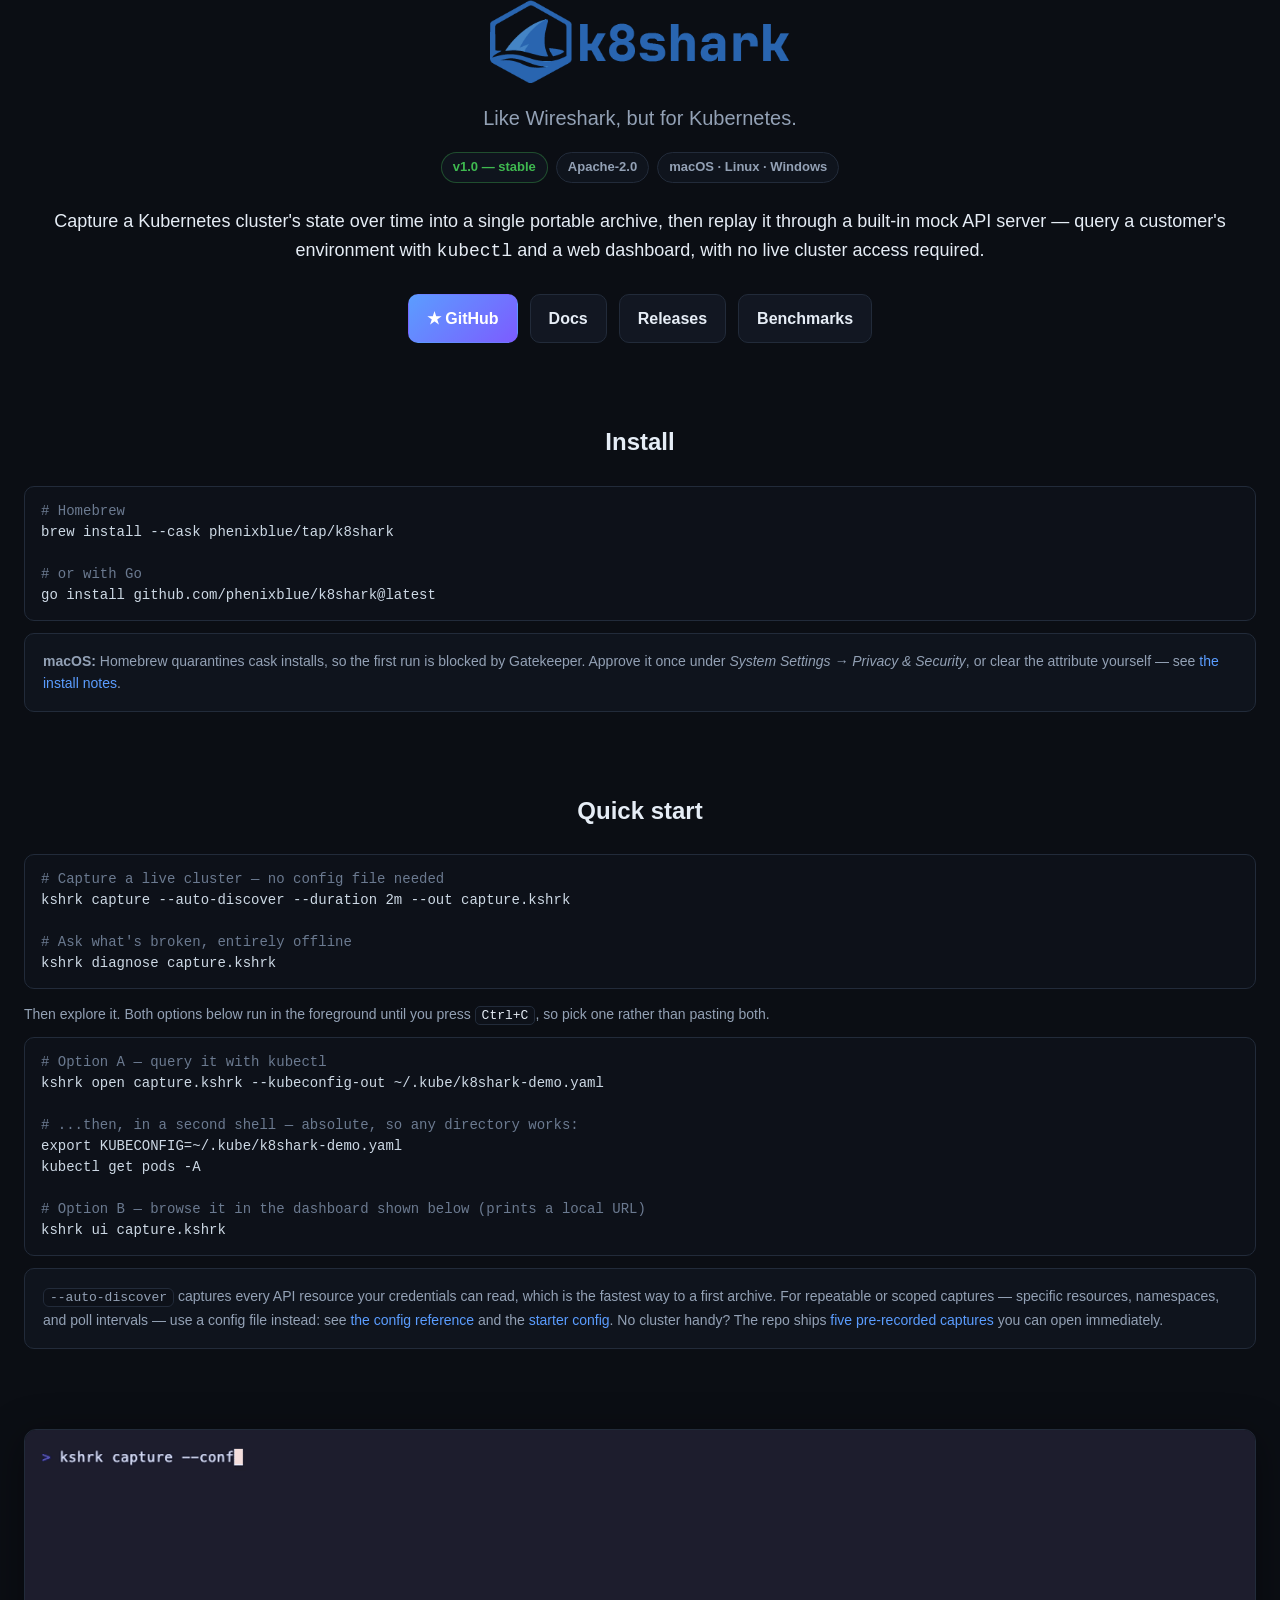
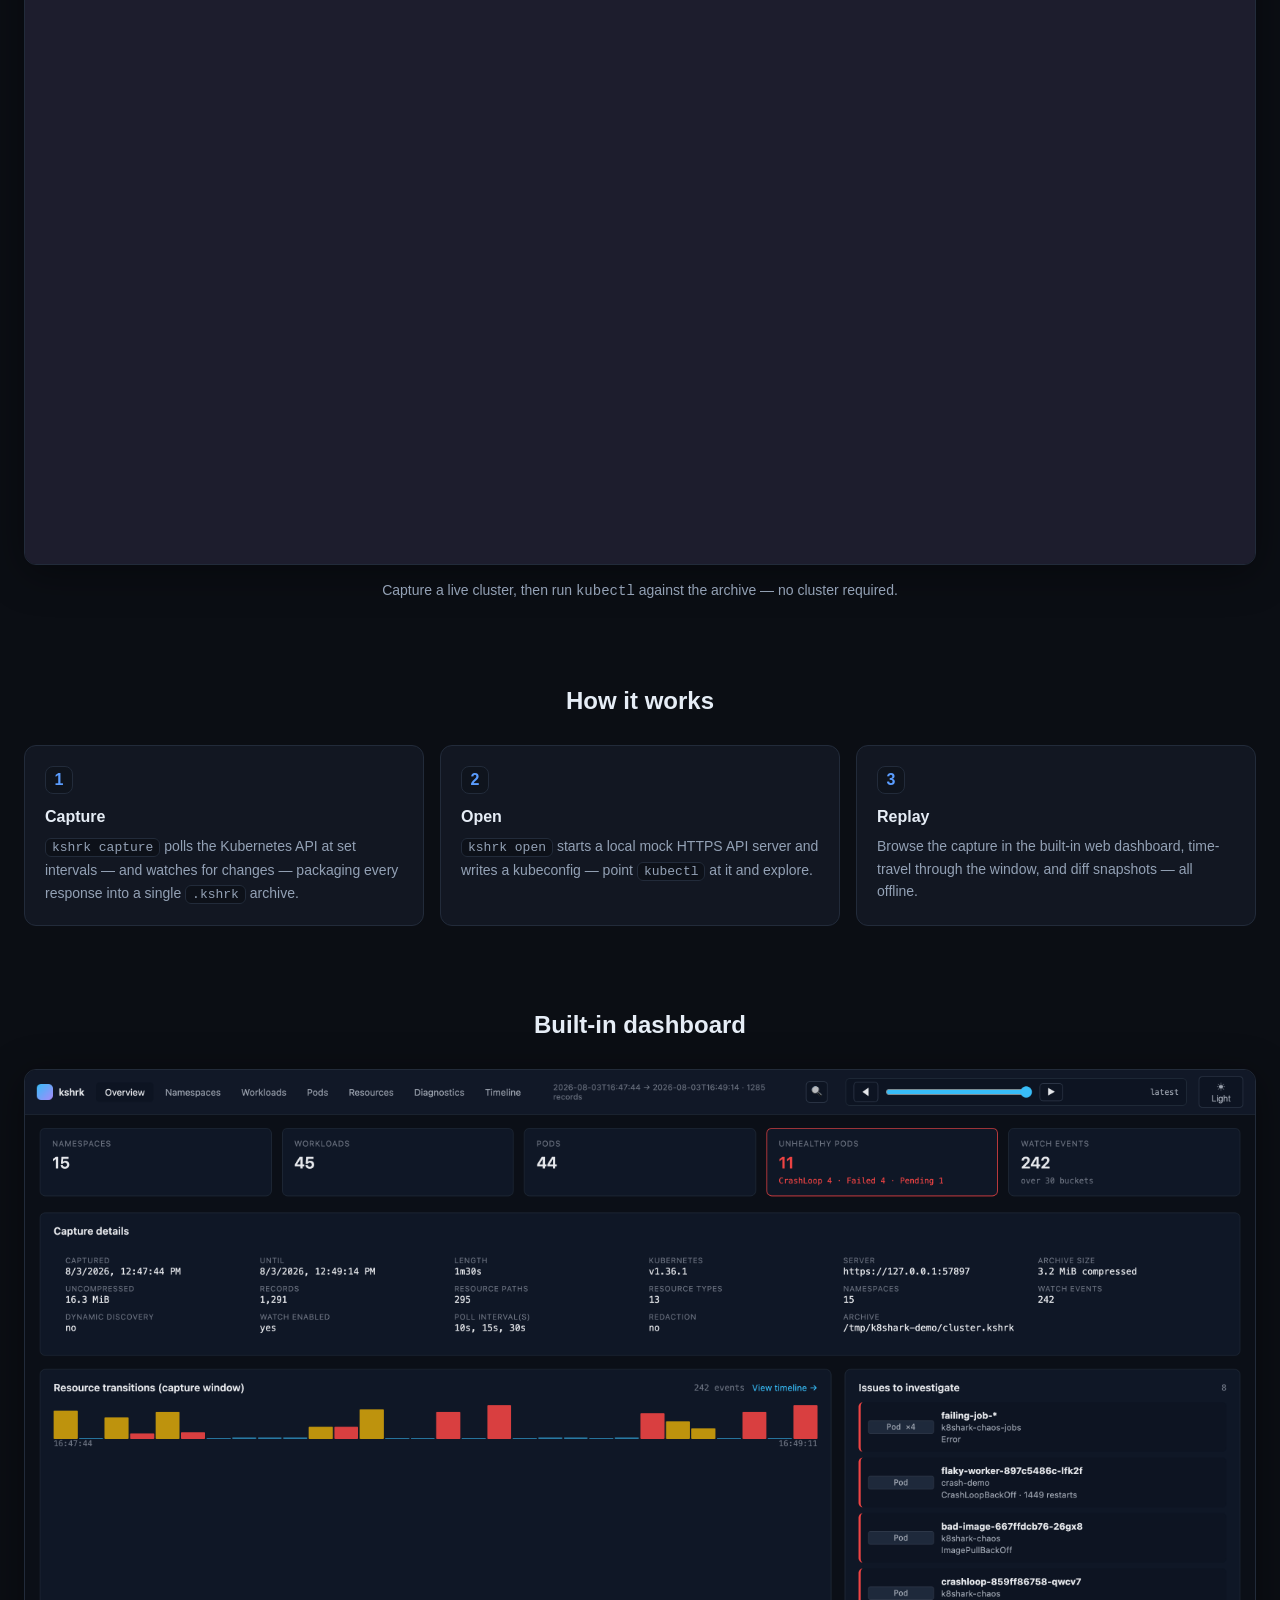
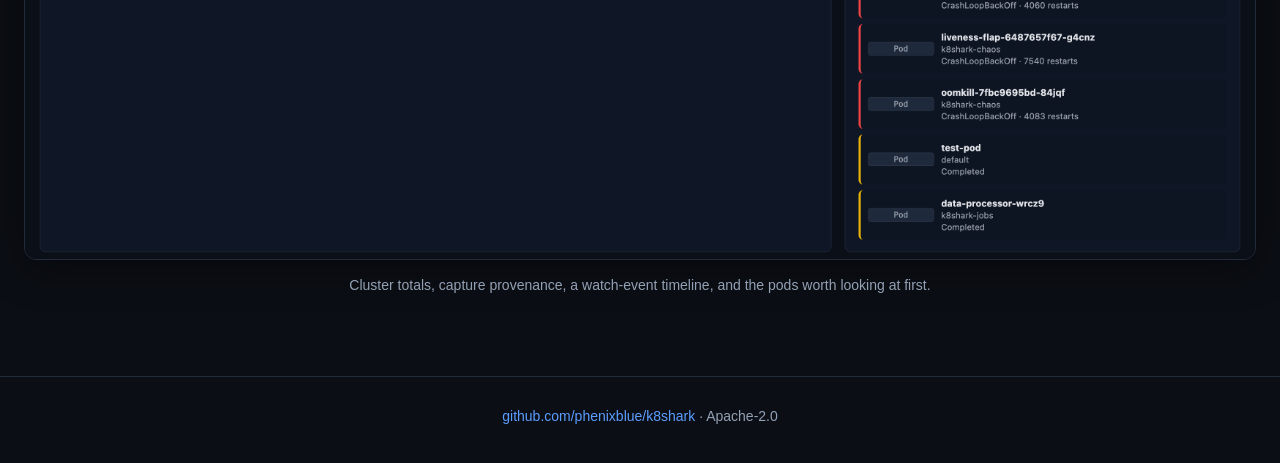
<file: index.html>
<!doctype html>
<html lang="en">
<head>
<meta charset="utf-8">
<meta name="viewport" content="width=device-width, initial-scale=1">
<!-- Google tag (gtag.js) -->
<script async src="https://www.googletagmanager.com/gtag/js?id=G-9DW66SR1MF"></script>
<script>
  window.dataLayer = window.dataLayer || [];
  function gtag(){dataLayer.push(arguments);}
  gtag('js', new Date());
  gtag('config', 'G-9DW66SR1MF');
</script>
<title>k8shark — Like Wireshark, but for Kubernetes</title>
<meta name="description" content="Capture a Kubernetes cluster's state to a portable archive and replay it through a mock API server — use kubectl against a customer's environment without live cluster access.">
<meta property="og:title" content="k8shark — Like Wireshark, but for Kubernetes">
<meta property="og:description" content="Capture Kubernetes cluster state to a portable archive and replay it through a mock API server.">
<meta property="og:image" content="https://k8shark.io/dashboard.png">
<meta property="og:url" content="https://k8shark.io/">
<meta name="twitter:card" content="summary_large_image">
<link rel="icon" type="image/png" href="logo.png">
<style>
  :root{
    --bg:#0b0e14; --panel:#121722; --panel-2:#0f141d; --border:#222b3a;
    --text:#e6edf6; --muted:#93a1b5; --accent:#5b9dff; --accent-2:#7c5cff;
    --code-bg:#0d1119; --ok:#3fb950;
  }
  *{box-sizing:border-box}
  html{scroll-behavior:smooth}
  body{
    margin:0; background:var(--bg); color:var(--text);
    font:16px/1.6 -apple-system,BlinkMacSystemFont,"Segoe UI",Roboto,Helvetica,Arial,sans-serif;
    -webkit-font-smoothing:antialiased;
  }
  a{color:var(--accent); text-decoration:none}
  a:hover{text-decoration:underline}
  /* One column width for every section, so all of them scale together as the
     window resizes. A narrower column for prose and a wider one for the media
     meant the gif and screenshot resized with the viewport while the text
     blocks stayed pinned, which read as a bug.

     1320px is set by the media rather than the prose: minus 48px of padding
     that's a 1272px content box, so demo.gif (1440px wide, recorded at
     FontSize 16) renders at ~14.1px apparent — legible, where the old 860px
     column squeezed it to ~8.8px. */
  .wrap{max-width:1320px; margin-left:auto; margin-right:auto; padding:0 24px}
  header{padding:72px 0 0; text-align:center}
  header img.logo{width:300px; max-width:80%; height:auto}
  .tagline{color:var(--muted); font-size:20px; margin:12px 0 0}
  .badges{display:flex; gap:8px; justify-content:center; flex-wrap:wrap; margin:18px 0 0}
  .badge{
    display:inline-flex; align-items:center; gap:6px; padding:4px 11px; border-radius:999px;
    border:1px solid var(--border); background:var(--panel-2); color:var(--muted);
    font-size:13px; font-weight:600;
  }
  .badge.stable{color:var(--ok); border-color:rgba(63,185,80,.35)}
  .lede{margin:24px 0 0; text-align:center; font-size:18px; color:var(--text)}
  .cta{display:flex; gap:12px; justify-content:center; flex-wrap:wrap; margin:28px 0 0}
  .btn{
    display:inline-flex; align-items:center; gap:8px; padding:11px 18px; border-radius:10px;
    border:1px solid var(--border); background:var(--panel); color:var(--text); font-weight:600;
  }
  .btn:hover{text-decoration:none; border-color:var(--accent); color:#fff}
  .btn.primary{background:linear-gradient(135deg,var(--accent),var(--accent-2)); border-color:transparent; color:#fff}
  pre{
    background:var(--code-bg); border:1px solid var(--border); border-radius:10px;
    padding:14px 16px; overflow:auto; margin:0 0 12px;
    font:14px/1.5 ui-monospace,SFMono-Regular,Menlo,Consolas,monospace; color:#cdd9e5;
  }
  pre .c{color:#6b7a90}
  pre .p{color:var(--accent)}
  pre:last-child{margin-bottom:0}
  section{margin-top:80px}
  h2{font-size:24px; margin:0 0 24px; text-align:center}
  .caption{text-align:center; color:var(--muted); font-size:14px; margin:14px 0 0}
  /* Connective prose between two code blocks — left aligned, unlike .caption,
     because it reads as instruction rather than a label for an image. */
  .between{color:var(--muted); font-size:14px; margin:14px 0 12px}
  kbd{
    background:var(--code-bg); border:1px solid var(--border); border-radius:5px;
    padding:1px 6px; font:13px/1.4 ui-monospace,SFMono-Regular,Menlo,Consolas,monospace;
    color:var(--text);
  }
  .shot{display:block; width:100%; height:auto; border:1px solid var(--border); border-radius:12px; box-shadow:0 8px 40px rgba(0,0,0,.4)}
  .steps{display:grid; grid-template-columns:repeat(3,1fr); gap:16px}
  .step{background:var(--panel); border:1px solid var(--border); border-radius:12px; padding:20px}
  .step .n{display:inline-flex; align-items:center; justify-content:center; width:28px; height:28px; border-radius:8px; background:var(--panel-2); border:1px solid var(--border); color:var(--accent); font-weight:700; margin-bottom:10px}
  .step h3{margin:0 0 6px; font-size:16px}
  .step p{margin:0; color:var(--muted); font-size:14px}
  .step code{background:var(--code-bg); border:1px solid var(--border); border-radius:6px; padding:1px 6px; font-size:13px}
  .note{color:var(--muted); font-size:14px; background:var(--panel-2); border:1px solid var(--border); border-radius:10px; padding:16px 18px; margin:0}
  .note code{background:var(--code-bg); border:1px solid var(--border); border-radius:6px; padding:1px 6px; font-size:13px}
  footer{margin-top:80px; border-top:1px solid var(--border); padding:28px 0 40px; text-align:center; color:var(--muted); font-size:14px}
  @media (max-width:680px){ .steps{grid-template-columns:1fr} header{padding-top:40px} }
</style>
</head>
<body>
<header class="wrap">
  <img class="logo" src="logo.png" alt="k8shark">
  <p class="tagline">Like Wireshark, but for Kubernetes.</p>
  <div class="badges">
    <span class="badge stable">v1.0 — stable</span>
    <span class="badge">Apache-2.0</span>
    <span class="badge">macOS · Linux · Windows</span>
  </div>
</header>

<div class="wrap">
  <p class="lede">
    Capture a Kubernetes cluster's state over time into a single portable archive, then replay it
    through a built-in mock API server — query a customer's environment with <code>kubectl</code> and a
    web dashboard, with no live cluster access required.
  </p>

  <div class="cta">
    <a class="btn primary" href="https://github.com/phenixblue/k8shark">★ GitHub</a>
    <a class="btn" href="https://github.com/phenixblue/k8shark/tree/main/docs">Docs</a>
    <a class="btn" href="https://github.com/phenixblue/k8shark/releases/latest">Releases</a>
    <a class="btn" href="./benchmarks/">Benchmarks</a>
  </div>
</div>

<section class="wrap">
  <h2>Install</h2>
  <pre><span class="c"># Homebrew</span>
brew install --cask phenixblue/tap/k8shark

<span class="c"># or with Go</span>
go install github.com/phenixblue/k8shark@latest</pre>
  <p class="note">
    <strong>macOS:</strong> Homebrew quarantines cask installs, so the first run is blocked by
    Gatekeeper. Approve it once under <em>System Settings → Privacy &amp; Security</em>, or clear the
    attribute yourself — see
    <a href="https://github.com/phenixblue/k8shark/blob/main/docs/usage.md#macos-first-run-is-blocked-by-gatekeeper">the install notes</a>.
  </p>
</section>

<section class="wrap">
  <h2>Quick start</h2>
  <pre><span class="c"># Capture a live cluster — no config file needed</span>
kshrk capture --auto-discover --duration 2m --out capture.kshrk

<span class="c"># Ask what's broken, entirely offline</span>
kshrk diagnose capture.kshrk</pre>
  <p class="between">
    Then explore it. Both options below run in the foreground until you press
    <kbd>Ctrl+C</kbd>, so pick one rather than pasting both.
  </p>
  <pre><span class="c"># Option A — query it with kubectl</span>
kshrk open capture.kshrk --kubeconfig-out ~/.kube/k8shark-demo.yaml

<span class="c"># ...then, in a second shell — absolute, so any directory works:</span>
export KUBECONFIG=~/.kube/k8shark-demo.yaml
kubectl get pods -A

<span class="c"># Option B — browse it in the dashboard shown below (prints a local URL)</span>
kshrk ui capture.kshrk</pre>
  <p class="note">
    <code>--auto-discover</code> captures every API resource your credentials can read, which is the
    fastest way to a first archive. For repeatable or scoped captures — specific resources,
    namespaces, and poll intervals — use a config file instead: see
    <a href="https://github.com/phenixblue/k8shark/blob/main/docs/config.md">the config reference</a>
    and the <a href="https://github.com/phenixblue/k8shark/blob/main/examples/k8shark.yaml">starter config</a>.
    No cluster handy? The repo ships
    <a href="https://github.com/phenixblue/k8shark/blob/main/examples/README.md">five pre-recorded captures</a>
    you can open immediately.
  </p>
</section>

<section class="wrap">
  <img class="shot" src="demo.gif" alt="Terminal recording: kshrk captures a cluster, then kubectl queries the archive through the mock API server">
  <p class="caption">Capture a live cluster, then run <code>kubectl</code> against the archive — no cluster required.</p>
</section>

<section class="wrap">
  <h2>How it works</h2>
  <div class="steps">
    <div class="step">
      <span class="n">1</span>
      <h3>Capture</h3>
      <p><code>kshrk capture</code> polls the Kubernetes API at set intervals — and watches for changes — packaging every response into a single <code>.kshrk</code> archive.</p>
    </div>
    <div class="step">
      <span class="n">2</span>
      <h3>Open</h3>
      <p><code>kshrk open</code> starts a local mock HTTPS API server and writes a kubeconfig — point <code>kubectl</code> at it and explore.</p>
    </div>
    <div class="step">
      <span class="n">3</span>
      <h3>Replay</h3>
      <p>Browse the capture in the built-in web dashboard, time-travel through the window, and diff snapshots — all offline.</p>
    </div>
  </div>
</section>

<section class="wrap">
  <h2>Built-in dashboard</h2>
  <a href="https://github.com/phenixblue/k8shark/blob/main/docs/web-ui.md">
    <img class="shot" src="dashboard.png" alt="k8shark web dashboard: cluster totals, capture details, a resource-transition histogram, and a list of unhealthy pods to investigate">
  </a>
  <p class="caption">Cluster totals, capture provenance, a watch-event timeline, and the pods worth looking at first.</p>
</section>

<footer>
  <div class="wrap">
    <a href="https://github.com/phenixblue/k8shark">github.com/phenixblue/k8shark</a>
    · Apache-2.0
  </div>
</footer>
</body>
</html>
</file>
